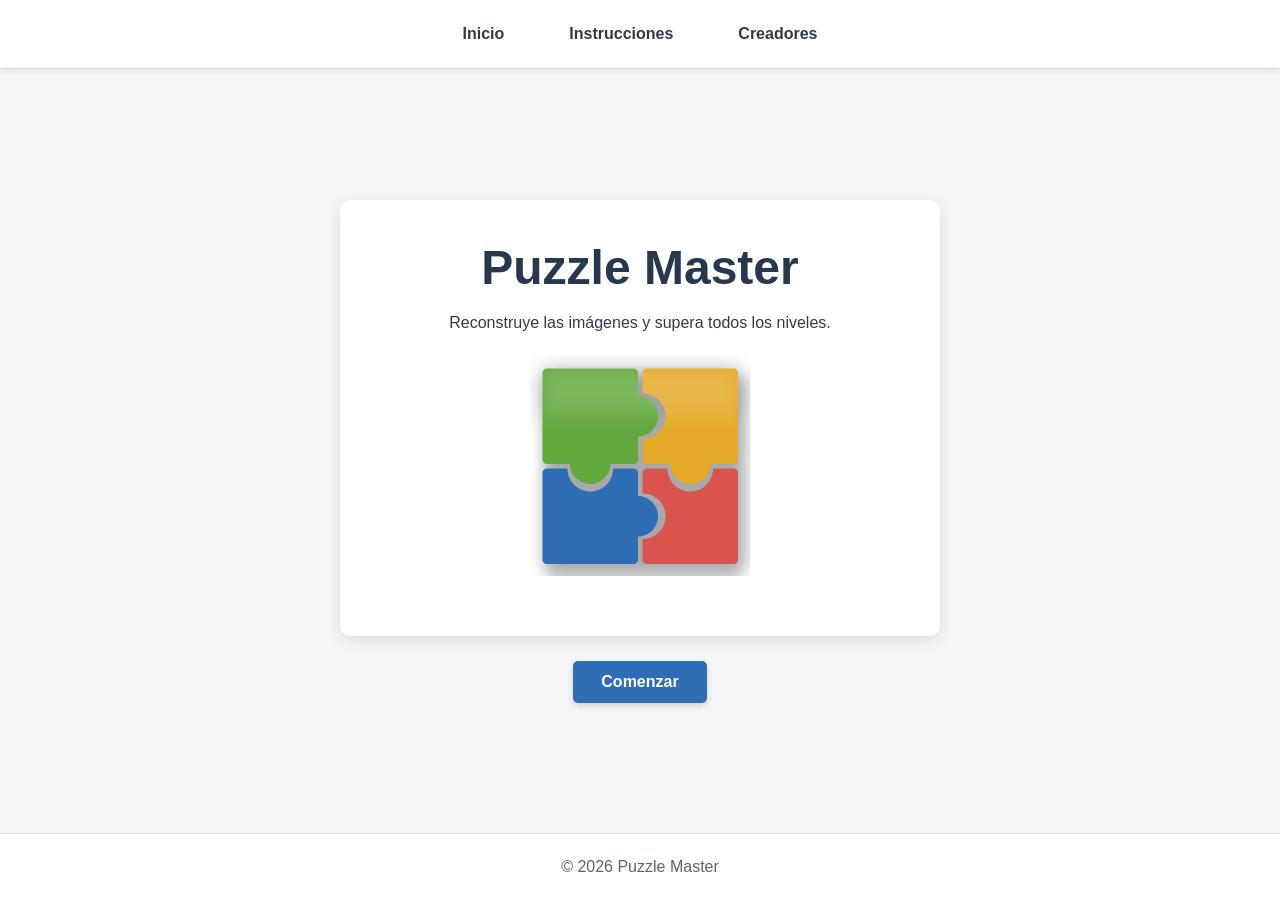
<file: index.html>
<!DOCTYPE html>
<html lang="es">
<head>
    <meta charset="UTF-8">
    <meta name="viewport" content="width=device-width, initial-scale=1.0">
    <title>Puzzle Master</title>
    <link rel="stylesheet" href="css/estilo.css">
</head>

<body>

    <header id="encabezado-principal">

        <nav id="navegacion-principal">
            <a href="index.html">Inicio</a>
            <a href="instrucciones.html">Instrucciones</a>
            <a href="creadores.html">Creadores</a>
        </nav>

    </header>

    <main id="contenido-inicio">

        <section id="presentacion">

            <h1>Puzzle Master</h1>

            <p>
                Reconstruye las imágenes y supera todos los niveles.
            </p>

            <img
                src="assets/img/logo.png"
                alt="Logo de Puzzle Master"
                id="logo-puzzle"
            >

        </section>

        <section id="inicio-juego">

            <a href="niveles.html" id="btn-comenzar">
                Comenzar
            </a>

        </section>

    </main>

    <footer id="pie-principal">

        <p>&copy; 2026 Puzzle Master</p>

    </footer>

</body>
</html>
</file>
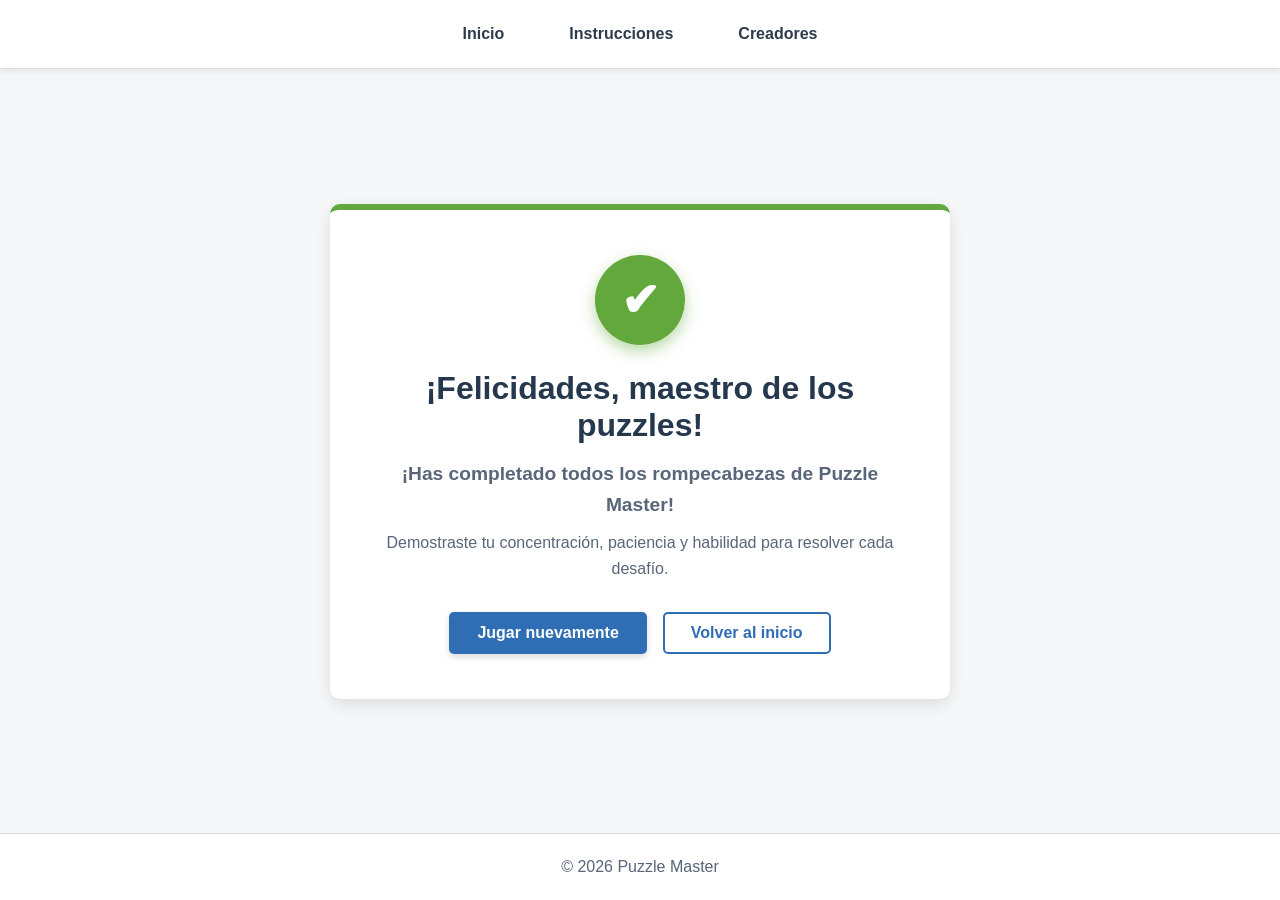
<file: felicitacion.html>
<!DOCTYPE html>
<html lang="es">

<head>
    <meta charset="UTF-8">
    <meta name="viewport" content="width=device-width, initial-scale=1.0">
    <title>¡Felicidades! - Puzzle Master</title>
    <link rel="stylesheet" href="css/estilo.css">
</head>
<body>
    <header id="encabezado-principal">
        <nav id="navegacion-principal">
            <a href="index.html">Inicio</a>
            <a href="instrucciones.html">Instrucciones</a>
            <a href="creadores.html">Creadores</a>
        </nav>
    </header>

    <main id="contenido-felicitaciones">
        <section id="mensaje-final">
            <div id="icono-victoria" aria-hidden="true">
            </div>
            <h1>¡Felicidades, maestro de los puzzles!</h1>
            <p id="mensaje-completado">
                ¡Has completado todos los rompecabezas de Puzzle Master!
            </p>
            <p>
                Demostraste tu concentración, paciencia y habilidad para resolver cada desafío.
            </p>

            <div id="acciones-finales">
                <a href="niveles.html" class="btn-principal">
                    Jugar nuevamente
                </a>
                <a href="index.html" class="btn-secundario">
                    Volver al inicio
                </a>
            </div>
        </section>
    </main>
    <footer id="pie-principal">
        <p>&copy; 2026 Puzzle Master</p>
    </footer>
</body>
</html>
</file>
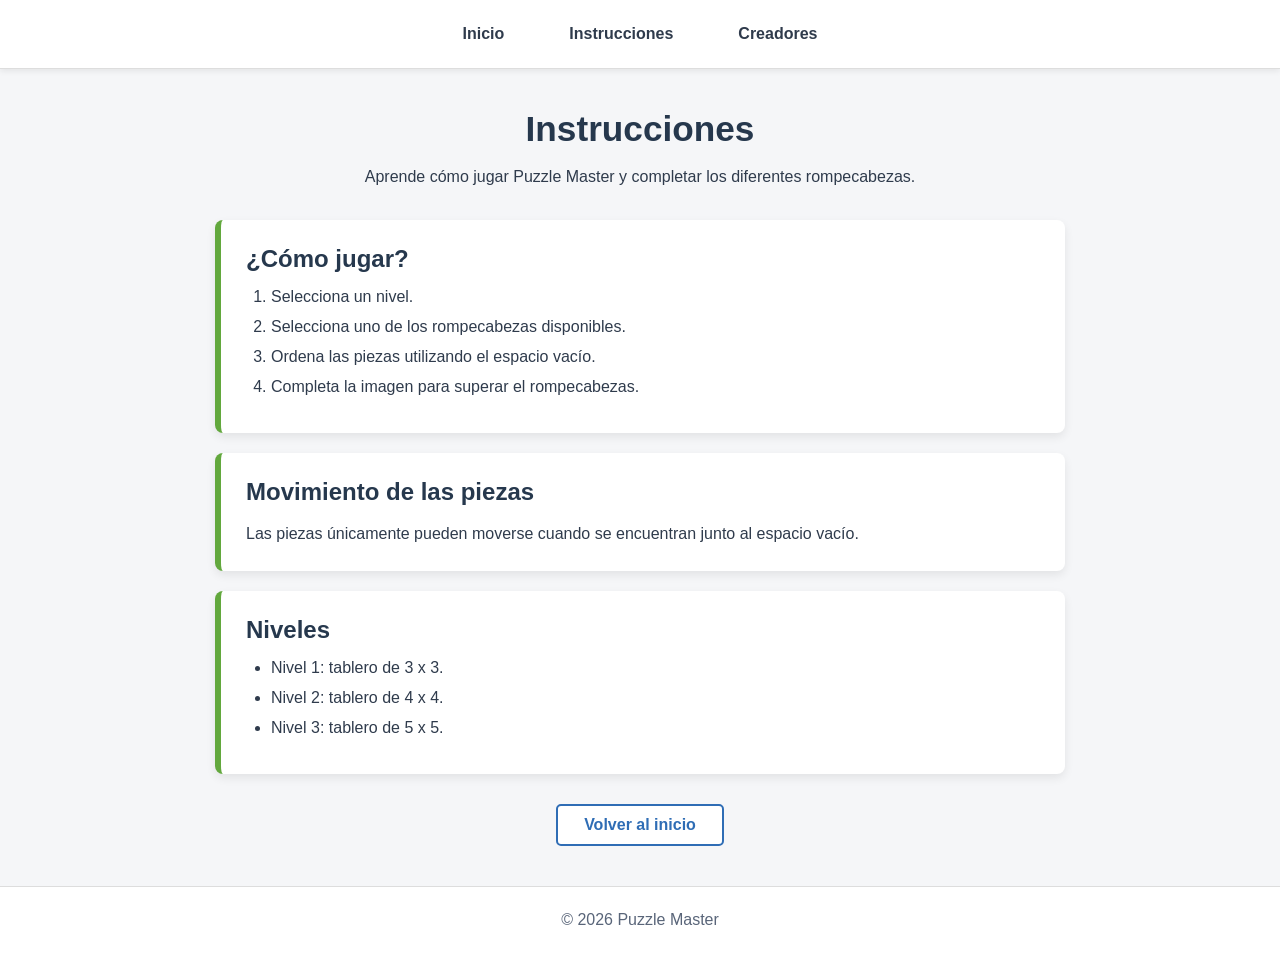
<file: instrucciones.html>
<!DOCTYPE html>
<html lang="es">

<head>
    <meta charset="UTF-8">
    <meta name="viewport" content="width=device-width, initial-scale=1.0">
    <title>Instrucciones - Puzzle Master</title>
    <link rel="stylesheet" href="css/estilo.css">
</head>

<body>

    <header id="encabezado-principal">

        <nav id="navegacion-principal">

            <a href="index.html">Inicio</a>
            <a href="instrucciones.html">Instrucciones</a>
            <a href="creadores.html">Creadores</a>

        </nav>

    </header>


    <main id="contenido-instrucciones">

        <section id="introduccion-instrucciones">

            <h1>Instrucciones</h1>

            <p>
                Aprende cómo jugar Puzzle Master y completar los
                diferentes rompecabezas.
            </p>

        </section>


        <section id="como-jugar">

            <h2>¿Cómo jugar?</h2>

            <ol>

                <li>
                    Selecciona un nivel.
                </li>

                <li>
                    Selecciona uno de los rompecabezas disponibles.
                </li>

                <li>
                    Ordena las piezas utilizando el espacio vacío.
                </li>

                <li>
                    Completa la imagen para superar el rompecabezas.
                </li>

            </ol>

        </section>


        <section id="movimiento-piezas">

            <h2>Movimiento de las piezas</h2>

            <p>
                Las piezas únicamente pueden moverse cuando se
                encuentran junto al espacio vacío.
            </p>

        </section>


        <section id="niveles-juego">

            <h2>Niveles</h2>

            <ul>

                <li>
                    Nivel 1: tablero de 3 x  3.
                </li>

                <li>
                    Nivel 2: tablero de 4 x 4.
                </li>

                <li>
                    Nivel 3: tablero de 5 x 5.
                </li>

            </ul>

        </section>


        <section id="volver">

            <a href="index.html" class="btn-secundario">
                Volver al inicio
            </a>

        </section>

    </main>


    <footer id="pie-principal">

        <p>&copy; 2026 Puzzle Master</p>

    </footer>

</body>

</html>
</file>
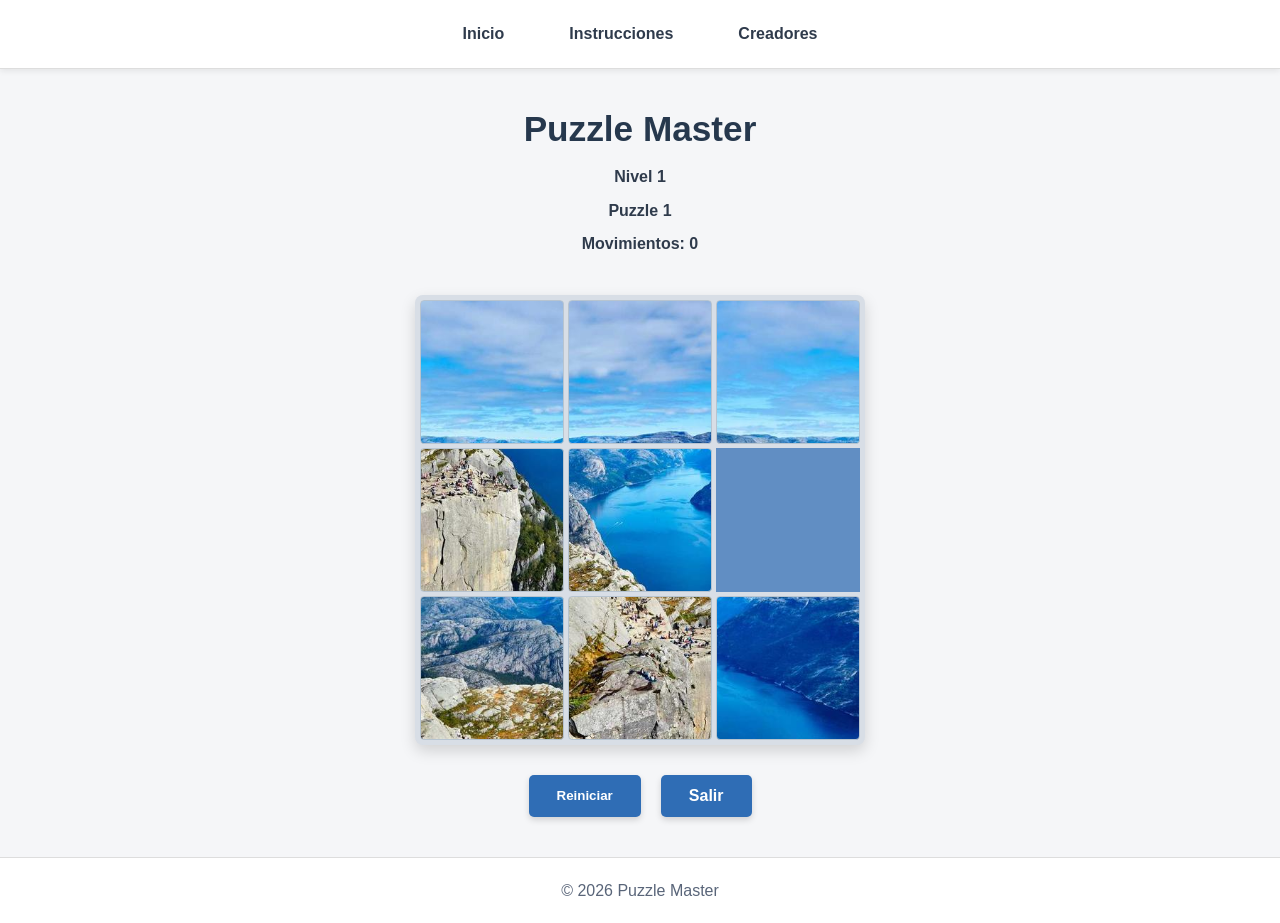
<file: juego.html>
<!DOCTYPE html>
<html lang="es">

<head>
    <meta charset="UTF-8">
    <meta name="viewport" content="width=device-width, initial-scale=1.0">
    <title>Juego - Puzzle Master</title>
    <link rel="stylesheet" href="css/estilo.css">
</head>

<body>

    <header id="encabezado-principal">

        <nav id="navegacion-principal">

            <a href="index.html">Inicio</a>
            <a href="instrucciones.html">Instrucciones</a>
            <a href="creadores.html">Creadores</a>

        </nav>

    </header>


    <main id="area-juego">

        <section id="informacion-juego">

            <h1>Puzzle Master</h1>

            <p id="nivel-actual">
                Nivel 1
            </p>

            <p id="puzzle-actual">
                Puzzle 1
            </p>

            <p id="contador-movimientos">
                Movimientos: <span id="movimientos">0</span>
            </p>

        </section>


        <section id="tablero-puzzle" aria-label="Tablero del rompecabezas">

            <div class="pieza" id="pieza-1">
                1
            </div>

            <div class="pieza" id="pieza-2">
                2
            </div>

            <div class="pieza" id="pieza-3">
                3
            </div>

            <div class="pieza" id="pieza-4">
                4
            </div>

            <div class="pieza" id="pieza-5">
                5
            </div>

            <div class="pieza" id="pieza-6">
                6
            </div>

            <div class="pieza" id="pieza-7">
                7
            </div>

            <div class="pieza" id="pieza-8">
                8
            </div>

            <div class="espacio-vacio" id="espacio-vacio">
            </div>

        </section>


        <section id="controles-juego">

            <button type="button" id="btn-reiniciar">
                Reiniciar
            </button>

            <a href="puzzles.html" id="btn-salir">
                Salir
            </a>

        </section>

    </main>


    <footer id="pie-principal">

        <p>&copy; 2026 Puzzle Master</p>

    </footer>

    <script src="puzzles.js"></script>

</body>

</html>
</file>
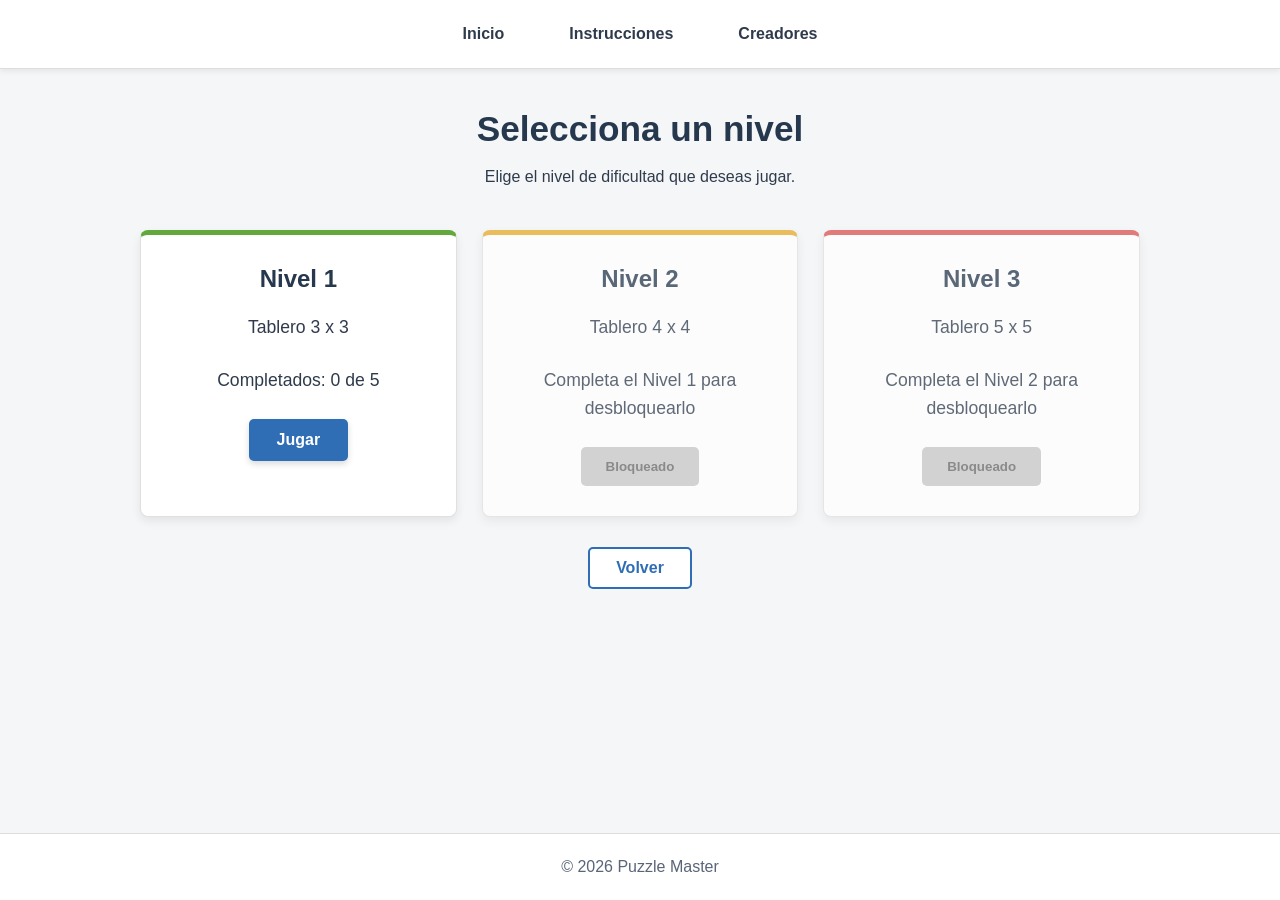
<file: niveles.html>
<!DOCTYPE html>
<html lang="es">

<head>
    <meta charset="UTF-8">
    <meta name="viewport" content="width=device-width, initial-scale=1.0">
    <title>Seleccionar nivel - Puzzle Master</title>
    <link rel="stylesheet" href="css/estilo.css">
</head>

<body>

    <header id="encabezado-principal">

        <nav id="navegacion-principal">
            <a href="index.html">Inicio</a>
            <a href="instrucciones.html">Instrucciones</a>
            <a href="creadores.html">Creadores</a>
        </nav>

    </header>

    <main id="seleccion-niveles">

        <section id="titulo-niveles">

            <h1>Selecciona un nivel</h1>

            <p>
                Elige el nivel de dificultad que deseas jugar.
            </p>

        </section>


        <section id="lista-niveles">

            <article class="nivel" id="nivel-1">

                <h2>Nivel 1</h2>

                <p>Tablero 3 x 3</p>

                <a href="puzzles.html?nivel=1" class="btn-nivel">
                    Jugar
                </a>

            </article>


            <article class="nivel bloqueado" id="nivel-2">

                <h2>Nivel 2</h2>

                <p>Tablero 4 x 4</p>

                <button type="button" disabled>
                    Bloqueado
                </button>

            </article>


            <article class="nivel bloqueado" id="nivel-3">

                <h2>Nivel 3</h2>

                <p>Tablero 5 x 5</p>

                <button type="button" disabled>
                    Bloqueado
                </button>

            </article>

        </section>


        <section id="volver">

            <a href="index.html" class="btn-secundario">
                Volver
            </a>

        </section>

    </main>


    <footer id="pie-principal">

        <p>&copy; 2026 Puzzle Master</p>

    </footer>

    <script src="puzzles.js"></script>

</body>

</html>
</file>
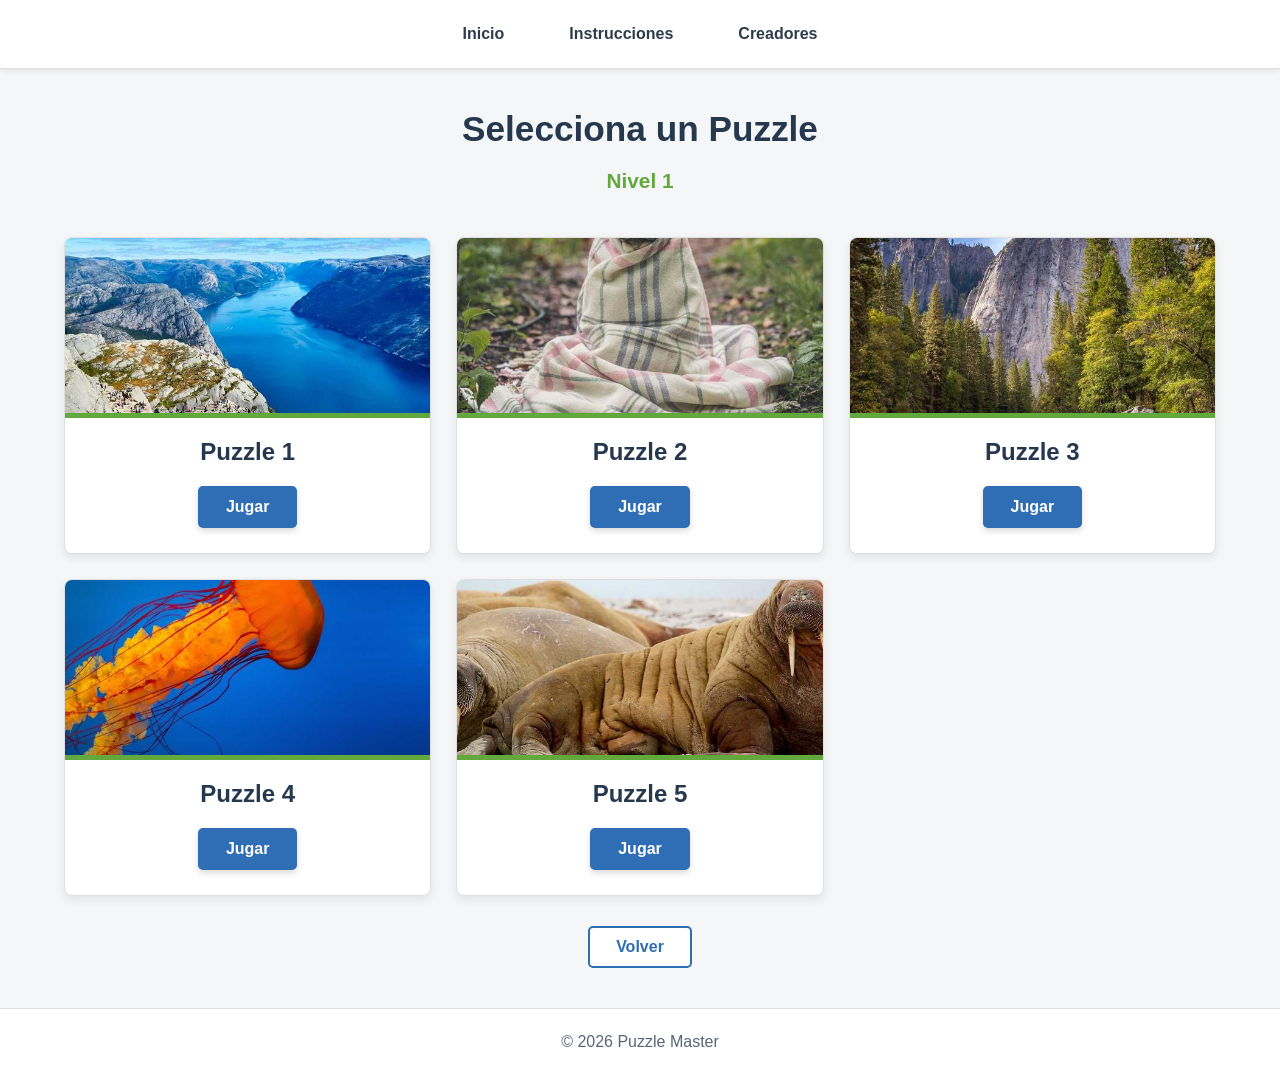
<file: puzzles.html>
<!DOCTYPE html>
<html lang="es">

<head>
    <meta charset="UTF-8">
    <meta name="viewport" content="width=device-width, initial-scale=1.0">
    <title>Seleccionar Puzzle - Puzzle Master</title>
    <link rel="stylesheet" href="css/estilo.css">
</head>

<body>

    <header id="encabezado-principal">

        <nav id="navegacion-principal">
            <a href="index.html">Inicio</a>
            <a href="instrucciones.html">Instrucciones</a>
            <a href="creadores.html">Creadores</a>
        </nav>

    </header>


    <main id="seleccion-puzzles">

        <section id="titulo-puzzles">

            <h1>Selecciona un Puzzle</h1>

            <p id="nivel-seleccionado">
                Nivel 1
            </p>

        </section>


        <section id="lista-puzzles">

            <article class="puzzle" id="puzzle-1">

                <img
                    src="img/nivel-1/puzzle-1.jpg"
                    alt="Vista previa del Puzzle 1"
                    class="imagen-puzzle"
                >

                <h2>Puzzle 1</h2>

                <a href="juego.html?puzzle=1" class="btn-jugar">
                    Jugar
                </a>

            </article>


            <article class="puzzle" id="puzzle-2">

                <img
                    src="img/nivel-1/puzzle-2.jpg"
                    alt="Vista previa del Puzzle 2"
                    class="imagen-puzzle"
                >

                <h2>Puzzle 2</h2>

                <a href="juego.html?puzzle=2" class="btn-jugar">
                    Jugar
                </a>

            </article>


            <article class="puzzle" id="puzzle-3">

                <img
                    src="img/nivel-1/puzzle-3.jpg"
                    alt="Vista previa del Puzzle 3"
                    class="imagen-puzzle"
                >

                <h2>Puzzle 3</h2>

                <a href="juego.html?puzzle=3" class="btn-jugar">
                    Jugar
                </a>

            </article>


            <article class="puzzle" id="puzzle-4">

                <img
                    src="img/nivel-1/puzzle-4.jpg"
                    alt="Vista previa del Puzzle 4"
                    class="imagen-puzzle"
                >

                <h2>Puzzle 4</h2>

                <a href="juego.html?puzzle=4" class="btn-jugar">
                    Jugar
                </a>

            </article>


            <article class="puzzle" id="puzzle-5">

                <img
                    src="img/nivel-1/puzzle-5.jpg"
                    alt="Vista previa del Puzzle 5"
                    class="imagen-puzzle"
                >

                <h2>Puzzle 5</h2>

                <a href="juego.html?puzzle=5" class="btn-jugar">
                    Jugar
                </a>

            </article>

        </section>


        <section id="volver">

            <a href="niveles.html" class="btn-secundario">
                Volver
            </a>

        </section>

    </main>


    <footer id="pie-principal">

        <p>&copy; 2026 Puzzle Master</p>

    </footer>

    <script src="puzzles.js"></script>

</body>

</html>
</file>
<file: css/estilo.css>
* {
    margin: 0;
    padding: 0;
    box-sizing: border-box;
}

body {
    font-family: Arial, Helvetica, sans-serif;
    background-color: #f5f6f8;
    color: #2f3b4c;
    min-height: 100vh;
    display: flex;
    flex-direction: column;
}

/*encabezado*/
#encabezado-principal {
    background-color: #ffffff;
    border-bottom: 1px solid #dddddd;
    box-shadow: 0 2px 6px rgba(0, 0, 0, 0.08);
    padding: 15px 5%;
}

#navegacion-principal {
    display: flex;
    justify-content: center;
    align-items: center;
    gap: 35px;
    flex-wrap: wrap;
}

#navegacion-principal a {
    text-decoration: none;
    color: #2f3b4c;
    font-weight: bold;
    padding: 10px 15px;
    border-radius: 6px;
    transition: 0.3s;
}

#navegacion-principal a:hover {
    background-color: #e9eef5;
    color: #2f6db5;
    transform: translateY(-2px);
}

/*contenido principal*/
main {
    width: 90%;
    max-width: 1200px;
    margin: 40px auto;
    flex: 1;
}

/*titulos*/
h1 {
    font-size: 2.2rem;
    color: #26384d;
    margin-bottom: 15px;
}

h2 {
    color: #26384d;
    margin-bottom: 15px;
}

p {
    line-height: 1.6;
}

/*botones*/
#btn-comenzar,
.btn-principal,
.btn-nivel,
.btn-jugar,
#btn-reiniciar,
#btn-salir {
    display: inline-block;
    text-decoration: none;
    border: none;
    background-color: #2f6db5;
    color: white;
    padding: 12px 28px;
    border-radius: 5px;
    font-weight: bold;
    cursor: pointer;
    transition: 0.3s;
    box-shadow: 0 3px 6px rgba(0, 0, 0, 0.15);
}

#btn-comenzar:hover,
.btn-principal:hover,
.btn-nivel:hover,
.btn-jugar:hover,
#btn-reiniciar:hover,
#btn-salir:hover {
    background-color: #245a99;
    transform: translateY(-3px);
    box-shadow: 0 6px 12px rgba(0, 0, 0, 0.2);
}

/*boton secundario: fondo blanco con borde azul*/
.btn-secundario {
    display: inline-block;
    text-decoration: none;
    border: 2px solid #2f6db5;
    background-color: #ffffff;
    color: #2f6db5;
    padding: 10px 26px;
    border-radius: 5px;
    font-weight: bold;
    cursor: pointer;
    transition: 0.3s;
}

.btn-secundario:hover {
    background-color: #2f6db5;
    color: #ffffff;
    transform: translateY(-3px);
    box-shadow: 0 6px 12px rgba(47, 109, 181, 0.35);
}

/*foco visible para navegacion con teclado*/
#navegacion-principal a:focus-visible,
#btn-comenzar:focus-visible,
.btn-principal:focus-visible,
.btn-nivel:focus-visible,
.btn-jugar:focus-visible,
.btn-secundario:focus-visible,
#btn-reiniciar:focus-visible,
#btn-salir:focus-visible {
    outline: 3px solid #f2b544;
    outline-offset: 2px;
}

/*footer*/
#pie-principal {
    text-align: center;
    padding: 20px;
    background-color: #ffffff;
    border-top: 1px solid #dddddd;
    margin-top: auto;
    color: #596579;
}

/*pagina principal*/
#contenido-inicio {
    text-align: center;
    display: flex;
    flex-direction: column;
    align-items: center;
    justify-content: center;
    min-height: 70vh;
}

#presentacion {
    background-color: #ffffff;
    padding: 40px;
    border-radius: 10px;
    box-shadow: 0 5px 15px rgba(0, 0, 0, 0.1);
    width: 100%;
    max-width: 600px;
}

#presentacion h1 {
    font-size: 3rem;
}

#presentacion p {
    margin-bottom: 20px;
}

#logo-puzzle {
    width: 100%;
    max-width: 220px;
    height: auto;
    margin: 20px auto;
    display: block;
    transition: 0.3s;
}

#logo-puzzle:hover {
    transform: scale(1.05);
}

#inicio-juego {
    margin-top: 25px;
}

/*seleccionar nivel*/
#seleccion-niveles {
    text-align: center;
}

#titulo-niveles {
    margin-bottom: 40px;
}

#lista-niveles {
    display: grid;
    grid-template-columns: 
        repeat(3, 1fr);
    gap: 25px;
    max-width: 1000px;
    margin: auto;
}


/*tarjetas*/
.nivel {
    background-color: white;
    border: 1px solid #e0e0e0;
    border-radius: 8px;
    padding: 30px 20px;
    box-shadow: 0 4px 10px rgba(0, 0, 0, 0.08);
    transition: 0.3s;
}

.nivel:hover {
    transform: translateY(-5px);  /*mueve un elemento pero sin cambiar su posicion*/
    box-shadow: 0 8px 18px rgba(0, 0, 0, 0.12);
}

.nivel h2 {
    margin-bottom: 20px;
}

.nivel p {
    margin-bottom: 25px;
    font-size: 1.1rem;
}

#nivel-1 {
    border-top: 5px solid #62a83d;
}

#nivel-2 {
    border-top: 5px solid #e5a928;
}

#nivel-3 {
    border-top: 5px solid #d9534f;
}


/*niveles bloqueados*/
.bloqueado {
    opacity: 0.75;
}

.bloqueado button {
    padding: 12px 25px;
    border: none;
    border-radius: 5px;
    background-color: #c7c7c7;
    color: #666666;
    cursor: not-allowed;
    font-weight: bold;
}

/*seleccionar pluzzle*/
#seleccion-puzzles {
    text-align: center;
}

#titulo-puzzles {
    margin-bottom: 40px;
}

#nivel-seleccionado {
    font-size: 1.3rem;
    font-weight: bold;
    color: #62a83d;
}

#lista-puzzles {
    display: grid;
    grid-template-columns: /*crea columna y reparte el espacio*/
        repeat(3, 1fr);
    gap: 25px;
}


/*pluzzle tarjetas*/
.puzzle {
    background-color: white;
    border-radius: 8px;
    overflow: hidden;
    border: 1px solid #e0e0e0;
    box-shadow: 0 4px 10px rgba(0, 0, 0, 0.08);
    padding-bottom: 25px;
    transition: 0.3s;
}

.puzzle:hover {
    transform: translateY(-5px); /*mueve un elemento pero sin cambiar su posicion*/
    box-shadow: 0 8px 18px rgba(0, 0, 0, 0.15);
}

.imagen-puzzle {
    display: block;
    width: 100%;
    height: 180px;
    object-fit: cover;
    border-bottom: 5px solid #62a83d;
    /*mientras carga la imagen se ve un fondo en vez de un hueco blanco*/
    background-color: #eef3f8;
    transition: 0.3s;
}

.imagen-puzzle:hover,
.puzzle:hover .imagen-puzzle {
    transform: scale(1.04); /*solo crece la foto, la tarjeta no se mueve*/
}

.puzzle h2 {
    margin: 20px 0;
}

/*instrucciones*/
#contenido-instrucciones {
    max-width: 850px;
    margin: 40px auto;
}

#introduccion-instrucciones {
    text-align: center;
    margin-bottom: 30px;
}

#como-jugar,
#movimiento-piezas,
#niveles-juego {
    background-color: white;
    padding: 25px;
    margin-bottom: 20px;
    border-radius: 8px;
    border-left: 6px solid #62a83d;
    box-shadow: 0 4px 10px rgba(0, 0, 0, 0.08);
    transition: 0.3s;
}

#como-jugar:hover,
#movimiento-piezas:hover,
#niveles-juego:hover {
    transform: translateX(5px); /*mueve un elemento pero sin cambiar su posicion*/
}

#como-jugar ol,
#niveles-juego ul {
    padding-left: 25px;
}

#como-jugar li,
#niveles-juego li {
    margin-bottom: 12px;
}

#volver {
    text-align: center;
    margin-top: 30px;
}

/*juego*/
#area-juego {
    display: flex;
    flex-direction: column;
    align-items: center;
    text-align: center;
}

#informacion-juego {
    margin-bottom: 30px;
}

#informacion-juego p {
    margin: 8px 0;
    font-weight: bold;
}

/*tableros*/
#tablero-puzzle {
    width: 100%;
    max-width: 450px;
    aspect-ratio: 1 / 1;
    display: grid;
    grid-template-columns: /*crea columna y reparte el espacio*/
        repeat(3, 1fr);
    grid-template-rows: /*crea filas y reparte el espacio*/
        repeat(3, 1fr);
    gap: 4px;
    padding: 5px;
    background-color: #d8dee6;
    border-radius: 8px;
    box-shadow: 0 6px 15px rgba(0, 0, 0, 0.15);
}

/*piezas*/
.pieza {
    background-color: #e8f0f7;
    background-repeat: no-repeat;
    border: 1px solid #b7c4d0;
    border-radius: 4px;
    display: flex;
    justify-content: center;
    align-items: center;
    font-size: 1.5rem;
    font-weight: bold;
    cursor: pointer;
    transition: 0.2s;
    user-select: none;
    -webkit-user-select: none;
}

.pieza:hover {
    background-color: #d8e8f7;
    transform: scale(0.96);
}

.espacio-vacio {
    background-color: #2f6db5;

    opacity: 0.7;
}

/*controles*/
#controles-juego {
    display: flex;
    justify-content: center;
    gap: 20px;
    flex-wrap: wrap;
    margin-top: 30px;
}

/*tablero resuelto*/
#tablero-puzzle.resuelto {
    box-shadow: 0 0 0 4px rgba(98, 168, 61, 0.65),
        0 6px 15px rgba(0, 0, 0, 0.15);
    animation: tablero-ganado 0.6s ease-in-out;
}

@keyframes tablero-ganado {
    0%,
    100% {
        transform: scale(1);
    }

    50% {
        transform: scale(1.03);
    }
}

/*marca de puzzle completado en la lista*/
.marca-completado {
    display: inline-block;
    background-color: #eaf6e3;
    color: #4d8b2f;
    font-weight: bold;
    font-size: 0.95rem;
    padding: 6px 14px;
    border-radius: 100px;
    margin-bottom: 15px;
}

/*felicitacion*/
#contenido-felicitaciones {
    text-align: center;
    display: flex;
    flex-direction: column;
    align-items: center;
    justify-content: center;
    min-height: 70vh;
}

#mensaje-final {
    background-color: #ffffff;
    border-top: 6px solid #62a83d;
    border-radius: 10px;
    box-shadow: 0 5px 15px rgba(0, 0, 0, 0.1);
    padding: 45px 40px;
    width: 100%;
    max-width: 620px;
}

#icono-victoria {
    width: 90px;
    height: 90px;
    margin: 0 auto 25px;
    border-radius: 50%;
    background-color: #62a83d;
    box-shadow: 0 6px 15px rgba(98, 168, 61, 0.45);
    display: flex;
    justify-content: center;
    align-items: center;
    animation: aparecer-victoria 0.5s ease-out;
}

#icono-victoria::after {
    content: "✔";
    color: #ffffff;
    font-size: 46px;
    font-weight: bold;
}

@keyframes aparecer-victoria {
    from {
        transform: scale(0.4);
        opacity: 0;
    }

    to {
        transform: scale(1);
        opacity: 1;
    }
}

#mensaje-final h1 {
    font-size: 2rem;
    margin-bottom: 15px;
}

#mensaje-completado {
    color: #62a83d;
    font-weight: bold;
    font-size: 1.2rem;
    margin-bottom: 10px;
}

#mensaje-final p {
    color: #596579;
    margin-bottom: 10px;
}

#acciones-finales {
    display: flex;
    justify-content: center;
    align-items: center;
    flex-wrap: wrap;
    gap: 16px;
    margin-top: 30px;
}

/*creadores*/
#contenido-creadores {
    text-align: center;
}

#titulo-creadores {
    margin-bottom: 40px;
}

#lista-creadores {
    display: grid;
    grid-template-columns: repeat(2, minmax(0, 1fr));
    gap: 25px;
    max-width: 780px;
    margin: 0 auto;
}

.creador {
    background-color: #ffffff;
    border: 1px solid #e0e0e0;
    border-radius: 8px;
    padding: 30px 20px;
    box-shadow: 0 4px 10px rgba(0, 0, 0, 0.08);
    transition: 0.3s;
}

.creador:hover {
    transform: translateY(-5px); /*mueve un elemento pero sin cambiar su posicion*/
    box-shadow: 0 8px 18px rgba(0, 0, 0, 0.12);
}

.avatar-creador {
    width: 90px;
    height: 90px;
    margin: 0 auto 20px;
    border-radius: 50%;
    border: 4px solid #e9eef5;
    background-color: #2f6db5;
    color: #ffffff;
    font-size: 2.4rem;
    font-weight: bold;
    display: flex;
    justify-content: center;
    align-items: center;
}

.creador h2 {
    font-size: 1.4rem;
    margin-bottom: 10px;
}

.creador .cargo {
    color: #2f6db5;
    font-weight: bold;
    margin-bottom: 6px;
}

.creador .carnet {
    color: #596579;
    font-size: 0.95rem;
}

/*responsivo para tablet*/
@media (max-width: 900px) {

    #lista-puzzles {
        grid-template-columns:
            repeat(2, 1fr);
    }

    #lista-niveles {
        grid-template-columns:
            repeat(3, 1fr);
    }

    h1 {
        font-size: 2rem;
    }
}

/*responsivo para telefonos*/
@media (max-width: 600px) {

    #encabezado-principal {
        padding: 15px;
    }

    #navegacion-principal {
        flex-direction: column;
        gap: 5px;
    }

    #navegacion-principal a {
        width: 100%;
        text-align: center;
    }

    main {
        width: 92%;
        margin: 25px auto;
    }

    h1 {
        font-size: 1.8rem;
    }

    #presentacion {
        padding: 25px 15px;
    }

    #presentacion h1 {
        font-size: 2.2rem;
    }

    #lista-niveles {
        grid-template-columns: 1fr;
    }

    #lista-puzzles {
        grid-template-columns: 1fr;
    }

    #tablero-puzzle {
        max-width: 330px;
    }

    #controles-juego {
        flex-direction: column;
        width: 100%;
    }

    #controles-juego a,
    #controles-juego button {
        width: 100%;
    }

    #como-jugar,
    #movimiento-piezas,
    #niveles-juego {
        padding: 20px;
    }

    #mensaje-final {
        padding: 30px 20px;
    }

    #mensaje-final h1 {
        font-size: 1.6rem;
    }

    #icono-victoria {
        width: 75px;
        height: 75px;
    }

    #icono-victoria::after {
        font-size: 38px;
    }

    #acciones-finales {
        flex-direction: column;
        gap: 12px;
    }

    #acciones-finales a {
        width: 100%;
    }

    #titulo-creadores {
        margin-bottom: 25px;
    }
}

/*si el usuario pide menos movimiento, se desactivan las animaciones*/
@media (prefers-reduced-motion: reduce) {
    * {
        animation-duration: 0.01ms !important;
        animation-iteration-count: 1 !important;
        transition-duration: 0.01ms !important;
    }
}

/* =========================================================================
   Reglas nuevas de David (traidas de su version de main, de99ca4).
   Son para el HTML que el va a subir; no chocan con lo de arriba.
   ========================================================================= */

/* tarjetas de instrucciones */
#tarjetas-instrucciones {
    display: grid;
    grid-template-columns: repeat(3, minmax(0, 1fr));
    gap: 25px;
    margin-bottom: 40px;
}

.tarjeta-instruccion {
    background-color: white;
    padding: 25px;
    border-radius: 8px;
    border: 1px solid #e0e0e0;
    border-top: 5px solid #62a83d;
    box-shadow: 0 4px 10px rgba(0, 0, 0, 0.08);
    transition: 0.3s;
}

.tarjeta-instruccion:hover {
    transform: translateY(-5px);
    box-shadow: 0 8px 18px rgba(0, 0, 0, 0.12);
}

.icono-instruccion {
    font-size: 2.5rem;
    text-align: center;
    margin-bottom: 15px;
}

.tarjeta-instruccion h2 {
    font-size: 1.2rem;
    text-align: center;
}

.tarjeta-instruccion p {
    line-height: 1.7;
}

/* tarjetas de niveles dentro de instrucciones */
#tarjetas-niveles-instrucciones {
    display: grid;
    grid-template-columns: repeat(3, minmax(0, 1fr));
    gap: 20px;
}

.tarjeta-nivel-instruccion {
    text-align: center;
    background-color: white;
    padding: 25px 15px;
    border-radius: 8px;
    border: 1px solid #e0e0e0;
    box-shadow: 0 4px 10px rgba(0, 0, 0, 0.08);
}

.tarjeta-nivel-instruccion h3 {
    color: #2f6db5;
    margin-bottom: 12px;
}

.tarjeta-nivel-instruccion p {
    margin-bottom: 10px;
}

.tarjeta-nivel-instruccion span {
    color: #62a83d;
    font-weight: bold;
}

.nota-instrucciones {
    text-align: center;
    margin-top: 20px;
}

#introduccion-instrucciones p {
    max-width: 700px;
    margin: auto;
}

/* version de David de la pagina de creadores */
#presentacion-creadores {
    text-align: center;
    margin-bottom: 35px;
}

#presentacion-creadores p {
    max-width: 700px;
    margin: auto;
}

.tarjeta-creador {
    background-color: white;
    padding: 25px 20px;
    text-align: center;
    border: 1px solid #e0e0e0;
    border-top: 5px solid #2f6db5;
    border-radius: 8px;
    box-shadow: 0 4px 10px rgba(0, 0, 0, 0.08);
    transition: 0.3s;
}

.tarjeta-creador:hover {
    transform: translateY(-5px);
    box-shadow: 0 8px 18px rgba(0, 0, 0, 0.12);
}

.icono-creador {
    width: 75px;
    height: 75px;
    margin: 0 auto 18px;
    border-radius: 50%;
    display: flex;
    justify-content: center;
    align-items: center;
    background-color: #e9eef5;
    font-size: 2.3rem;
}

.tarjeta-creador h2 {
    font-size: 1.2rem;
    margin-bottom: 10px;
}

.nombre-creador {
    font-weight: bold;
    overflow-wrap: anywhere;
}

/*responsivo de las tarjetas nuevas*/
@media (max-width: 900px) {

    #tarjetas-instrucciones,
    #tarjetas-niveles-instrucciones {
        grid-template-columns: repeat(2, minmax(0, 1fr));
    }
}

@media (max-width: 600px) {

    #tarjetas-instrucciones,
    #tarjetas-niveles-instrucciones {
        grid-template-columns: 1fr;
    }
}

/*la lista de creadores: 4 tarjetas en pantallas grandes y 1 sola en moviles*/
@media (min-width: 1100px) {

    #lista-creadores {
        grid-template-columns: repeat(4, minmax(0, 1fr));
        max-width: 1120px;
    }
}

@media (max-width: 600px) {

    #lista-creadores {
        grid-template-columns: 1fr;
    }
}
</file>
